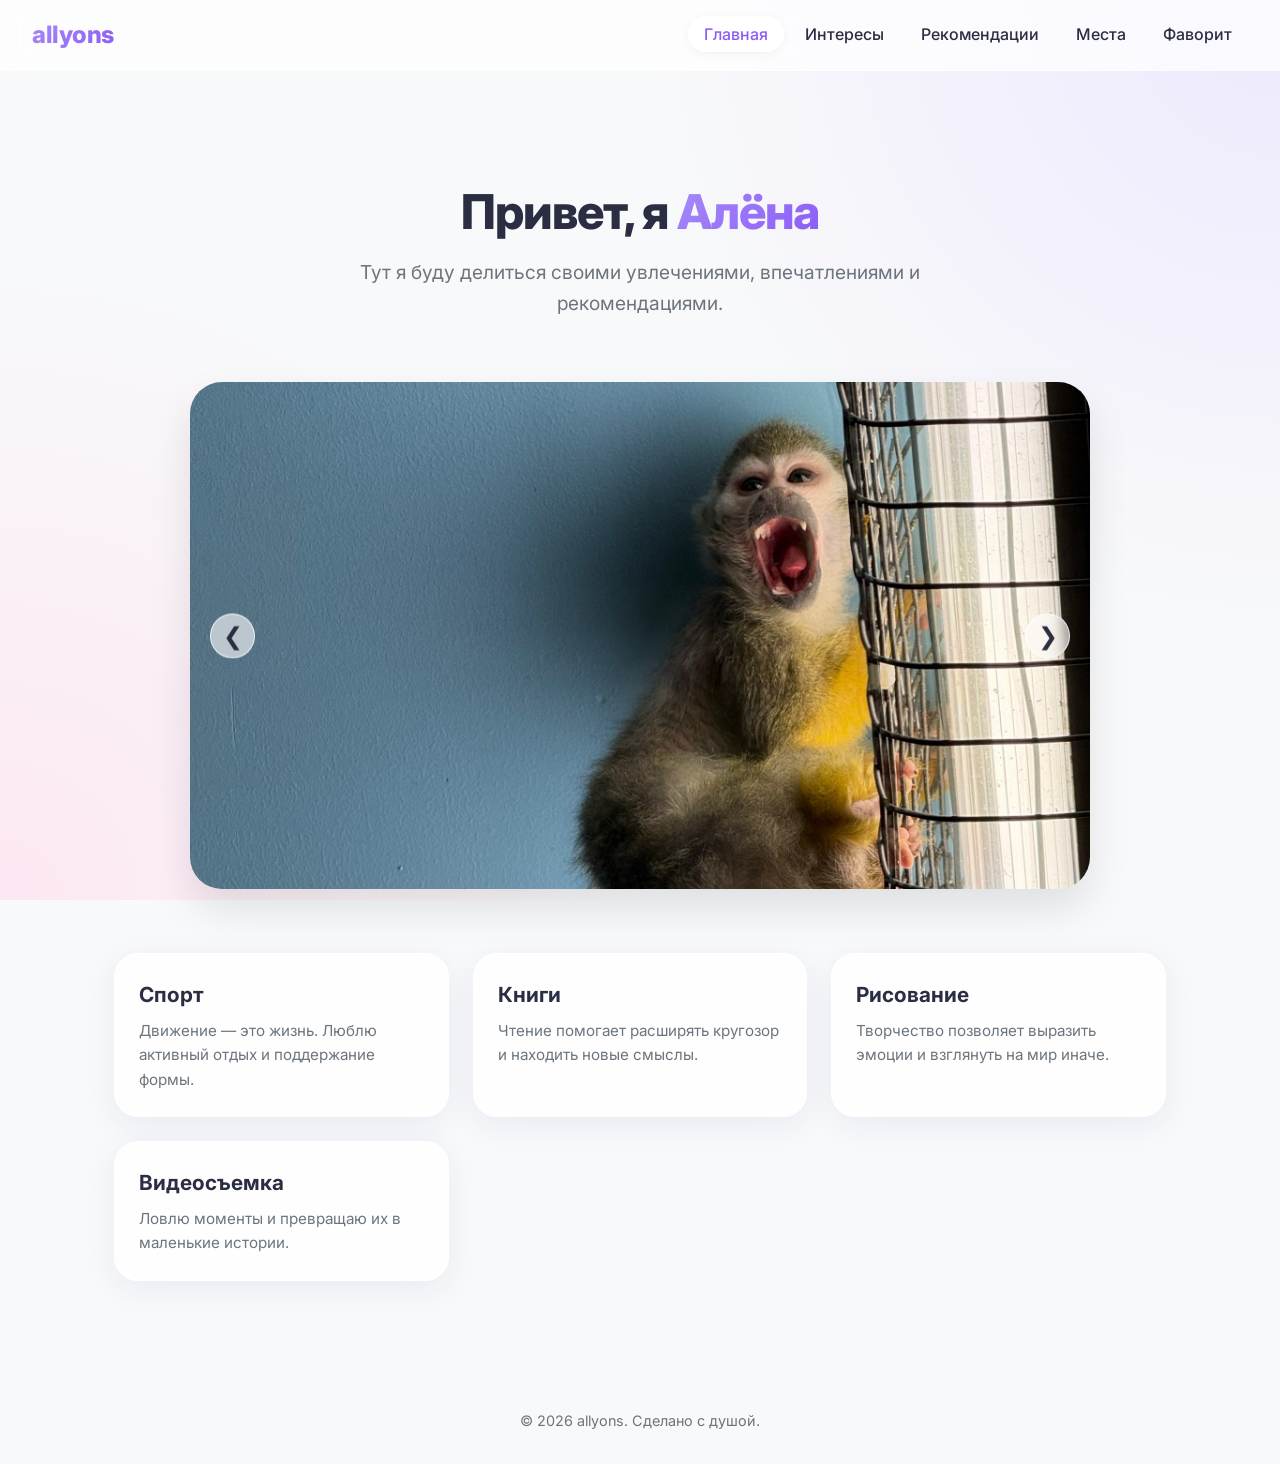
<file: index.html>
<!DOCTYPE html>
<html lang="ru">
<head>
    <meta charset="UTF-8">
    <meta name="viewport" content="width=device-width, initial-scale=1.0">
    <title>allyons | Главная</title>
    <link rel="stylesheet" href="css/style.css">
    <link href="https://fonts.googleapis.com/css2?family=Inter:wght@400;500;700;800&display=swap" rel="stylesheet">
</head>
<body>
    <header>
        <a href="index.html" class="logo">allyons</a>
        <nav>
            <ul>
                <li><a href="index.html" class="active">Главная</a></li>
                <li><a href="interests.html">Интересы</a></li>
                <li><a href="recommendations.html">Рекомендации</a></li>
                <li><a href="places.html">Места</a></li>
                <li><a href="favorite.html">Фаворит</a></li>
            </ul>
        </nav>
    </header>

    <main>
        <section class="hero">
            <h1>Привет, я <span>Алёна</span></h1>
            <p>Тут я буду делиться своими увлечениями, впечатлениями и рекомендациями.</p>
        </section>

        <!-- СЛАЙДЕР -->
        <div class="slider-wrapper">
            <div class="slides-container">
                <img src="images/slide1.jpg" alt="Слайд 1" class="slide active">
                <img src="images/slide2.jpg" alt="Слайд 2" class="slide">
                <img src="images/slide3.jpg" alt="Слайд 3" class="slide">
            </div>
            
            <button class="slider-btn prev" onclick="moveSlide(-1)">&#10094;</button>
            <button class="slider-btn next" onclick="moveSlide(1)">&#10095;</button>
        </div>

        <!-- Сетка карточек -->
        <div class="cards-grid">
            <div class="card">
                <h3>Спорт</h3>
                <p>Движение — это жизнь. Люблю активный отдых и поддержание формы.</p>
            </div>
            <div class="card">
                <h3>Книги</h3>
                <p>Чтение помогает расширять кругозор и находить новые смыслы.</p>
            </div>
            <div class="card">
                <h3>Рисование</h3>
                <p>Творчество позволяет выразить эмоции и взглянуть на мир иначе.</p>
            </div>
            <div class="card">
                <h3>Видеосъемка</h3>
                <p>Ловлю моменты и превращаю их в маленькие истории.</p>
            </div>
        </div>
    </main>

    <footer>
        <p>&copy; 2026 allyons. Сделано с душой.</p>
    </footer>

    <!-- СКРИПТ СЛАЙДЕРА -->
    <script>
        let currentIndex = 0;
        const slides = document.querySelectorAll('.slide');

        function showSlide(index) {
            // Убираем класс active у всех картинок
            slides.forEach(slide => slide.classList.remove('active'));
            
            // Если дошли до конца - начинаем сначала
            if (index >= slides.length) {
                currentIndex = 0;
            } else if (index < 0) {
                currentIndex = slides.length - 1;
            } else {
                currentIndex = index;
            }
            
            // Показываем нужную картинку
            slides[currentIndex].classList.add('active');
        }

        // Функция для стрелочек
        function moveSlide(step) {
            showSlide(currentIndex + step);
        }
    </script>
</body>
</html>
</file>
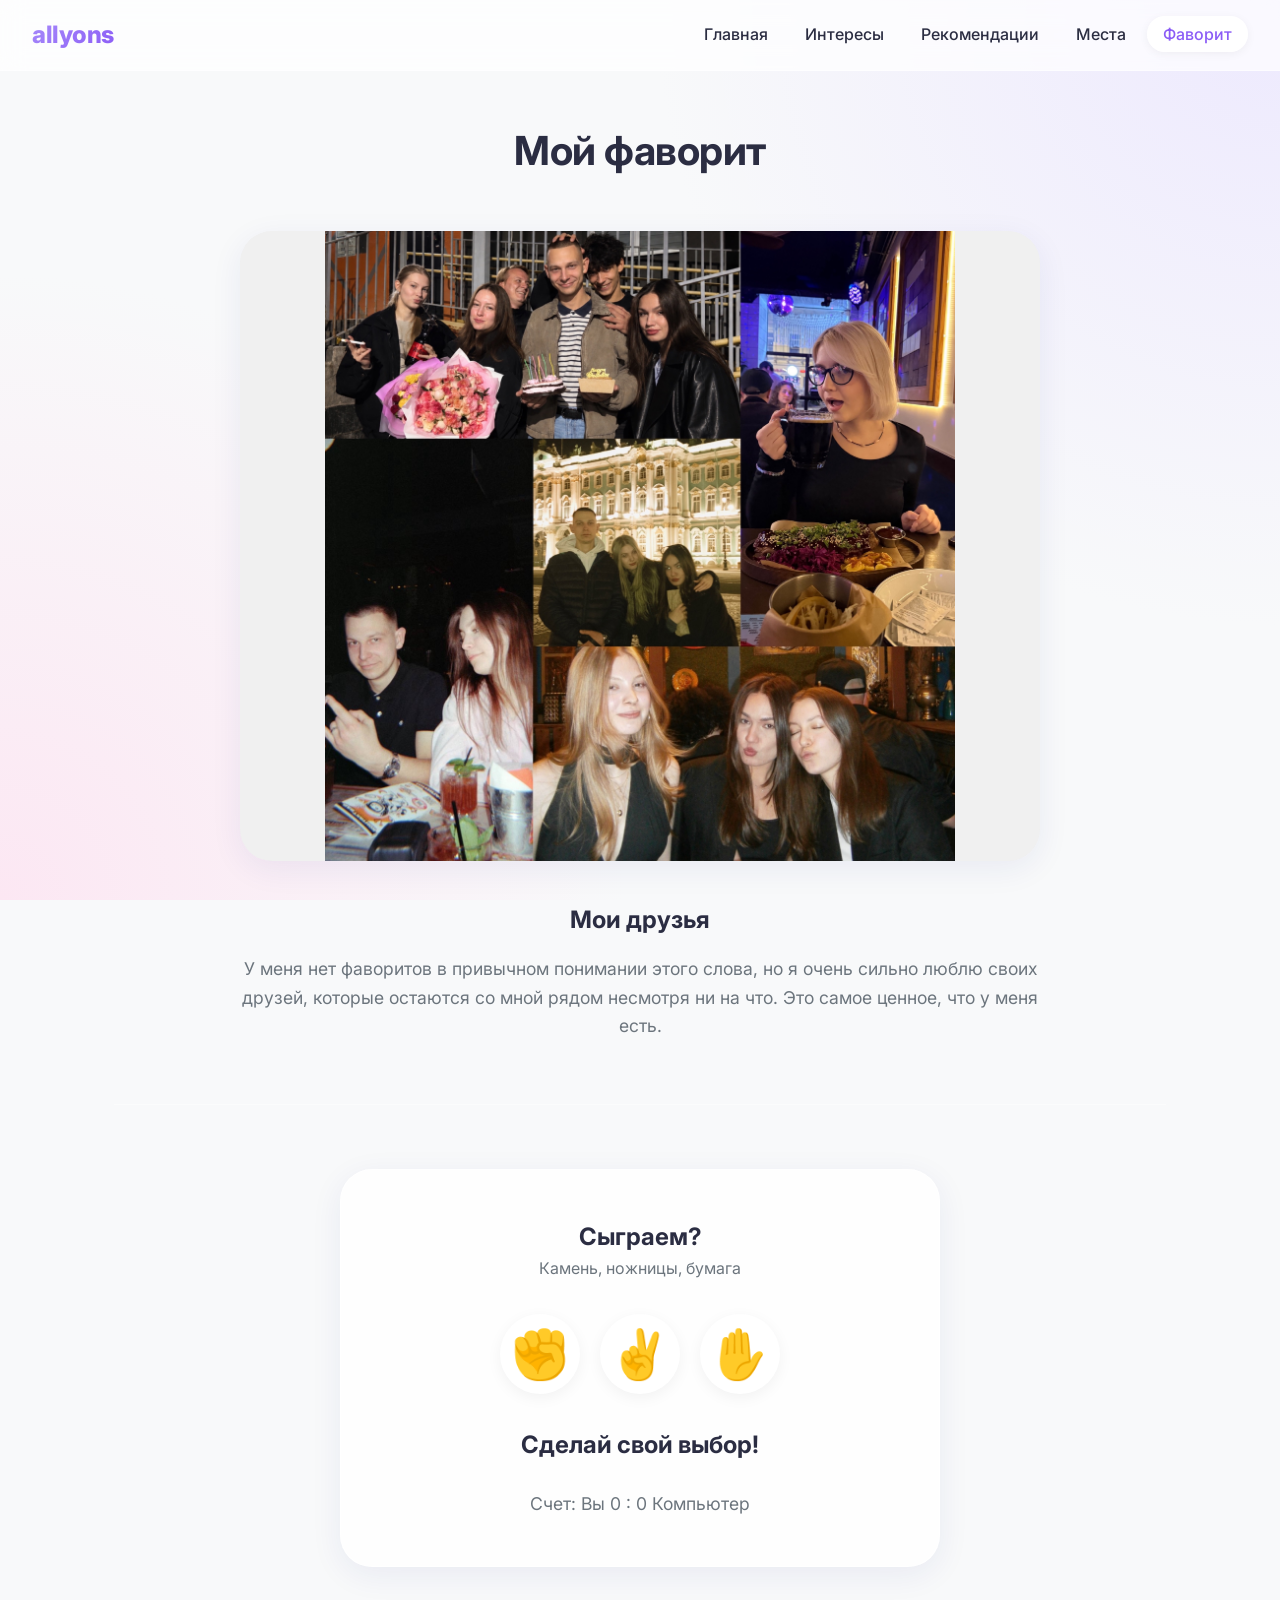
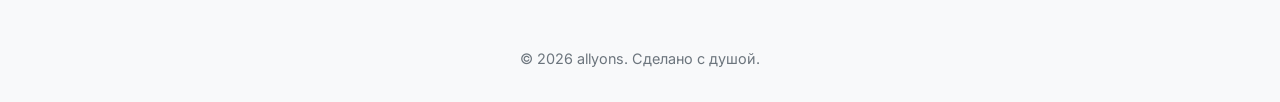
<file: favorite.html>
<!DOCTYPE html>
<html lang="ru">
<head>
    <meta charset="UTF-8">
    <meta name="viewport" content="width=device-width, initial-scale=1.0">
    <title>allyons | Фаворит</title>
    <link rel="stylesheet" href="css/style.css">
    <link href="https://fonts.googleapis.com/css2?family=Inter:wght@400;500;700;800&display=swap" rel="stylesheet">
</head>
<body>
    <header>
        <a href="index.html" class="logo">allyons</a>
        <nav>
            <ul>
                <li><a href="index.html">Главная</a></li>
                <li><a href="interests.html">Интересы</a></li>
                <li><a href="recommendations.html">Рекомендации</a></li>
                <li><a href="places.html">Места</a></li>
                <li><a href="favorite.html" class="active">Фаворит</a></li>
            </ul>
        </nav>
    </header>

    <main>
        <h1 class="page-title">Мой фаворит</h1>
        
        <section class="favorite-section">
            <img src="images/favorite.jpg" alt="Друзья" class="favorite-img-large">
            <h2>Мои друзья</h2>
            <p style="margin-top: 1rem; font-size: 1.1rem; color: var(--text-light);">
                У меня нет фаворитов в привычном понимании этого слова, но я очень сильно люблю своих друзей, которые остаются со мной рядом несмотря ни на что. Это самое ценное, что у меня есть.
            </p>
        </section>

        <hr style="border: none; border-top: 1px solid var(--glass-border); margin: 4rem 0;">

        <!-- Мини-игра -->
        <section class="game-container">
            <h2>Сыграем?</h2>
            <p style="color: var(--text-light); margin-bottom: 1rem;">Камень, ножницы, бумага</p>
            
            <div class="game-choices">
                <button class="game-btn" onclick="playGame('rock')">✊</button>
                <button class="game-btn" onclick="playGame('scissors')">✌️</button>
                <button class="game-btn" onclick="playGame('paper')">✋</button>
            </div>

            <div class="game-result" id="result">Сделай свой выбор!</div>
            <div class="game-score" id="score">Счет: Вы 0 : 0 Компьютер</div>
        </section>
    </main>

    <footer>
        <p>&copy; 2026 allyons. Сделано с душой.</p>
    </footer>

    <script src="js/game.js"></script>
</body>
</html>
</file>
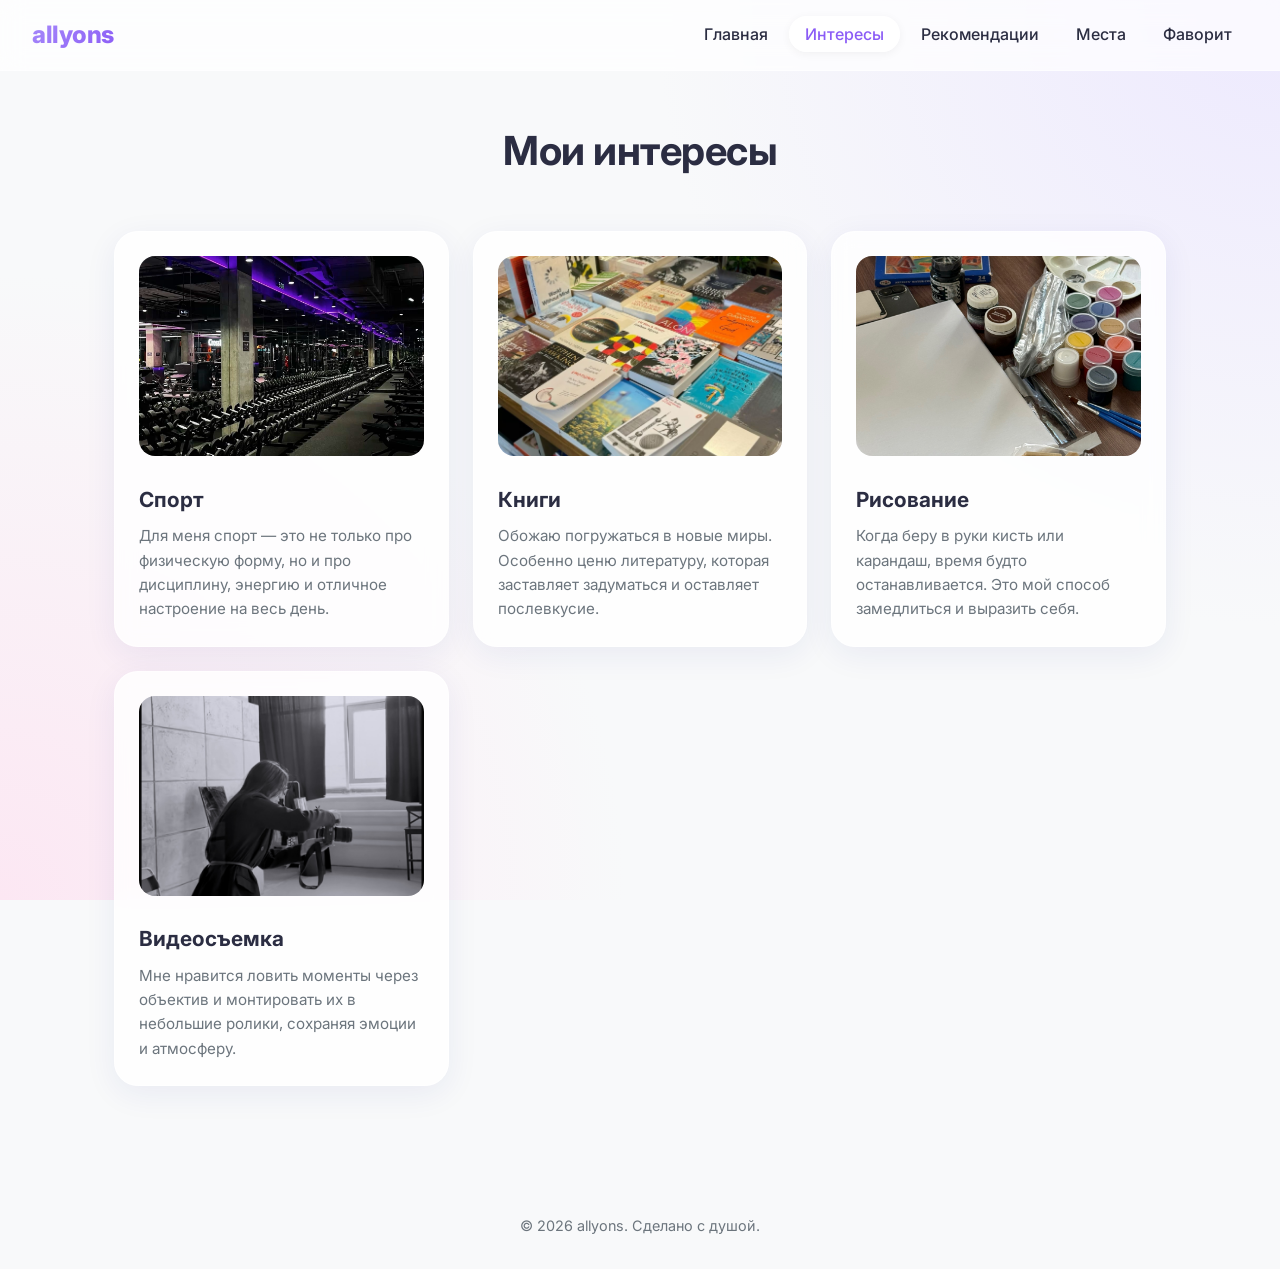
<file: interests.html>
<!DOCTYPE html>
<html lang="ru">
<head>
    <meta charset="UTF-8">
    <meta name="viewport" content="width=device-width, initial-scale=1.0">
    <title>allyons | Интересы</title>
    <link rel="stylesheet" href="css/style.css">
    <link href="https://fonts.googleapis.com/css2?family=Inter:wght@400;500;700;800&display=swap" rel="stylesheet">
</head>
<body>
    <header>
        <a href="index.html" class="logo">allyons</a>
        <nav>
            <ul>
                <li><a href="index.html">Главная</a></li>
                <li><a href="interests.html" class="active">Интересы</a></li>
                <li><a href="recommendations.html">Рекомендации</a></li>
                <li><a href="places.html">Места</a></li>
                <li><a href="favorite.html">Фаворит</a></li>
            </ul>
        </nav>
    </header>

    <main>
        <h1 class="page-title">Мои интересы</h1>
        
        <div class="cards-grid">
            <div class="card">
                <img src="images/sport.jpg" alt="Спорт" class="card-img">
                <h3>Спорт</h3>
                <p>Для меня спорт — это не только про физическую форму, но и про дисциплину, энергию и отличное настроение на весь день.</p>
            </div>
            <div class="card">
                <img src="images/books.jpg" alt="Книги" class="card-img">
                <h3>Книги</h3>
                <p>Обожаю погружаться в новые миры. Особенно ценю литературу, которая заставляет задуматься и оставляет послевкусие.</p>
            </div>
            <div class="card">
                <img src="images/drawing.jpg" alt="Рисование" class="card-img">
                <h3>Рисование</h3>
                <p>Когда беру в руки кисть или карандаш, время будто останавливается. Это мой способ замедлиться и выразить себя.</p>
            </div>
            <div class="card">
                <img src="images/video.jpg" alt="Видеосъемка" class="card-img">
                <h3>Видеосъемка</h3>
                <p>Мне нравится ловить моменты через объектив и монтировать их в небольшие ролики, сохраняя эмоции и атмосферу.</p>
            </div>
        </div>
    </main>

    <footer>
        <p>&copy; 2026 allyons. Сделано с душой.</p>
    </footer>
</body>
</html>
</file>
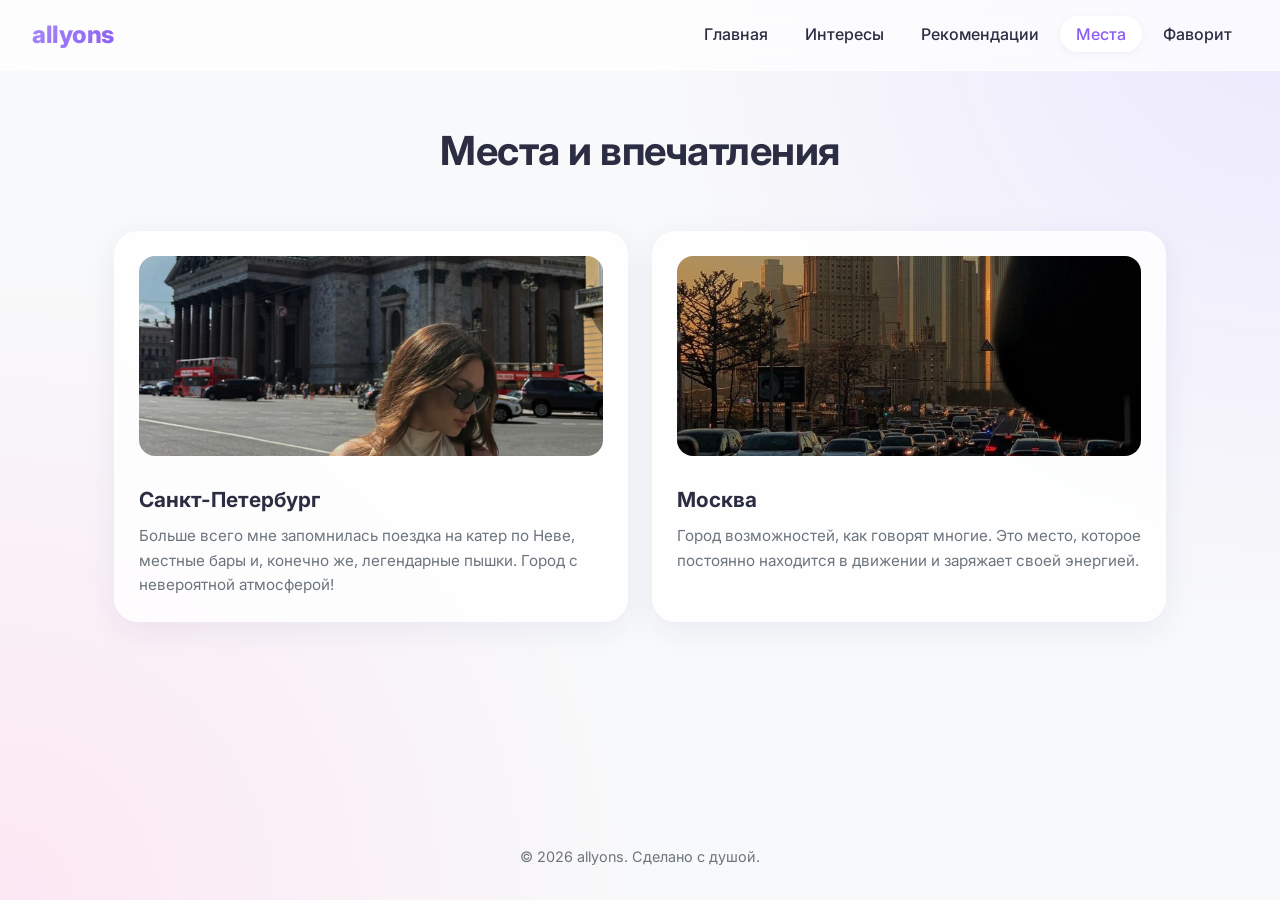
<file: places.html>
<!DOCTYPE html>
<html lang="ru">
<head>
    <meta charset="UTF-8">
    <meta name="viewport" content="width=device-width, initial-scale=1.0">
    <title>allyons | Места</title>
    <link rel="stylesheet" href="css/style.css">
    <link href="https://fonts.googleapis.com/css2?family=Inter:wght@400;500;700;800&display=swap" rel="stylesheet">
</head>
<body>
    <header>
        <a href="index.html" class="logo">allyons</a>
        <nav>
            <ul>
                <li><a href="index.html">Главная</a></li>
                <li><a href="interests.html">Интересы</a></li>
                <li><a href="recommendations.html">Рекомендации</a></li>
                <li><a href="places.html" class="active">Места</a></li>
                <li><a href="favorite.html">Фаворит</a></li>
            </ul>
        </nav>
    </header>

    <main>
        <h1 class="page-title">Места и впечатления</h1>
        
        <div class="cards-grid">
            <div class="card">
                <img src="images/spb.jpg" alt="Санкт-Петербург" class="card-img">
                <h3>Санкт-Петербург</h3>
                <p>Больше всего мне запомнилась поездка на катер по Неве, местные бары и, конечно же, легендарные пышки. Город с невероятной атмосферой!</p>
            </div>
            <div class="card">
                <img src="images/moscow.jpg" alt="Москва" class="card-img">
                <h3>Москва</h3>
                <p>Город возможностей, как говорят многие. Это место, которое постоянно находится в движении и заряжает своей энергией.</p>
            </div>
        </div>
    </main>

    <footer>
        <p>&copy; 2026 allyons. Сделано с душой.</p>
    </footer>
</body>
</html>
</file>
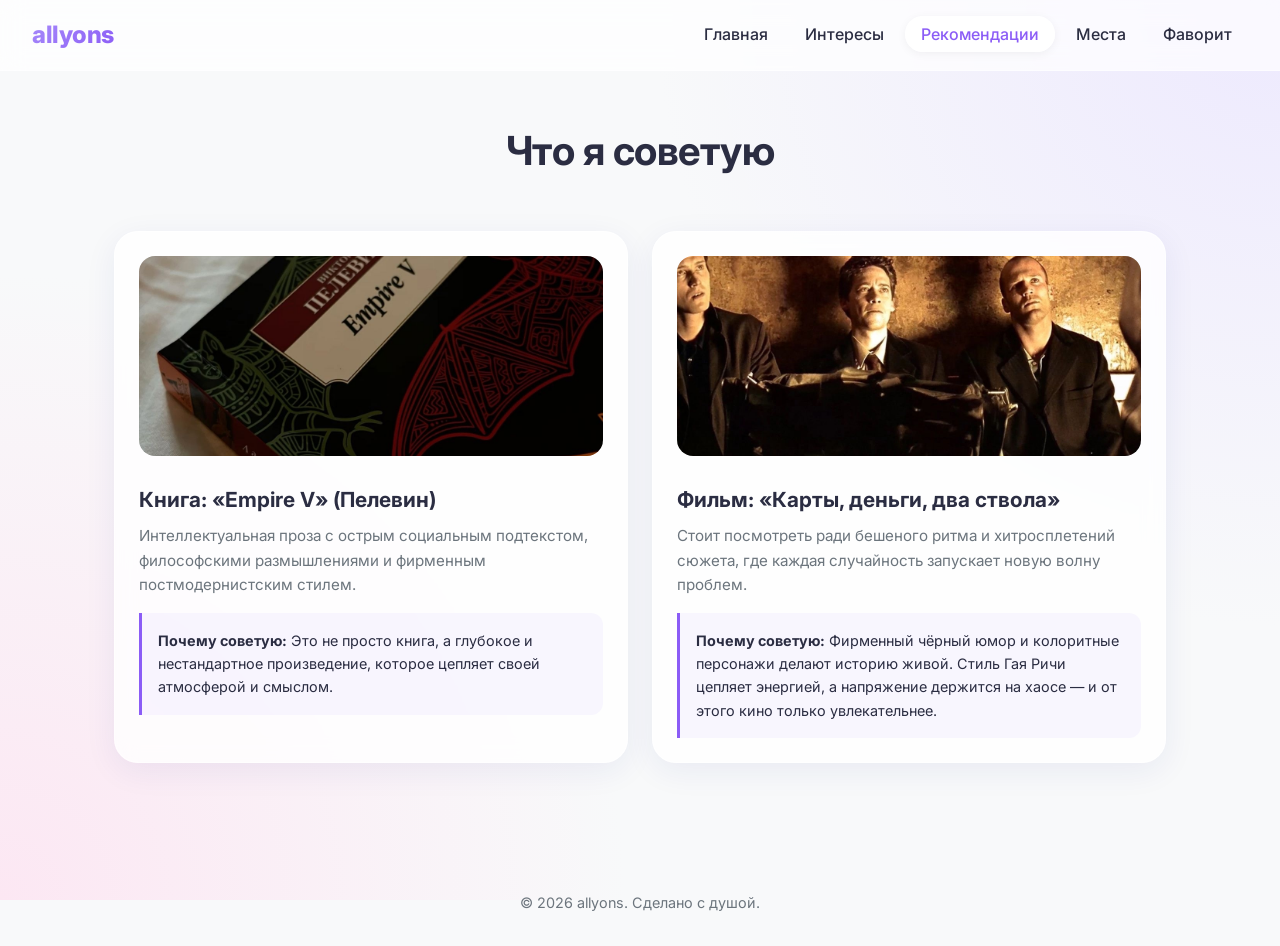
<file: recommendations.html>
<!DOCTYPE html>
<html lang="ru">
<head>
    <meta charset="UTF-8">
    <meta name="viewport" content="width=device-width, initial-scale=1.0">
    <title>allyons | Рекомендации</title>
    <link rel="stylesheet" href="css/style.css">
    <link href="https://fonts.googleapis.com/css2?family=Inter:wght@400;500;700;800&display=swap" rel="stylesheet">
</head>
<body>
    <header>
        <a href="index.html" class="logo">allyons</a>
        <nav>
            <ul>
                <li><a href="index.html">Главная</a></li>
                <li><a href="interests.html">Интересы</a></li>
                <li><a href="recommendations.html" class="active">Рекомендации</a></li>
                <li><a href="places.html">Места</a></li>
                <li><a href="favorite.html">Фаворит</a></li>
            </ul>
        </nav>
    </header>

    <main>
        <h1 class="page-title">Что я советую</h1>
        
        <div class="cards-grid">
            <div class="card">
                <img src="images/empire-v.jpg" alt="Empire V" class="card-img">
                <h3>Книга: «Empire V» (Пелевин)</h3>
                <p>Интеллектуальная проза с острым социальным подтекстом, философскими размышлениями и фирменным постмодернистским стилем.</p>
                <div class="reason-box">
                    <strong>Почему советую:</strong> Это не просто книга, а глубокое и нестандартное произведение, которое цепляет своей атмосферой и смыслом.
                </div>
            </div>
            <div class="card">
                <img src="images/snatch.jpg" alt="Карты, деньги, два ствола" class="card-img">
                <h3>Фильм: «Карты, деньги, два ствола»</h3>
                <p>Стоит посмотреть ради бешеного ритма и хитросплетений сюжета, где каждая случайность запускает новую волну проблем.</p>
                <div class="reason-box">
                    <strong>Почему советую:</strong> Фирменный чёрный юмор и колоритные персонажи делают историю живой. Стиль Гая Ричи цепляет энергией, а напряжение держится на хаосе — и от этого кино только увлекательнее.
                </div>
            </div>
        </div>
    </main>

    <footer>
        <p>&copy; 2026 allyons. Сделано с душой.</p>
    </footer>
</body>
</html>
</file>
<file: css/style.css>
/* --- СОВРЕМЕННЫЙ СБРОС И БАЗА --- */
* {
    margin: 0;
    padding: 0;
    box-sizing: border-box;
    font-family: 'Inter', -apple-system, BlinkMacSystemFont, 'Segoe UI', Roboto, sans-serif;
}

:root {
    --bg-color: #f8f9fa;
    --text-color: #2b2d42;
    --text-light: #6c757d;
    --accent: #8b5cf6; /* Мягкий фиолетовый */
    --accent-gradient: linear-gradient(135deg, #a78bfa 0%, #8b5cf6 100%);
    --card-bg: rgba(255, 255, 255, 0.8);
    --glass-border: rgba(255, 255, 255, 0.5);
    --shadow: 0 8px 32px rgba(31, 38, 135, 0.07);
}

body {
    background-color: var(--bg-color);
    background-image: radial-gradient(circle at top right, #ede9fe 0%, transparent 40%),
                      radial-gradient(circle at bottom left, #fce7f3 0%, transparent 40%);
    background-attachment: fixed;
    color: var(--text-color);
    line-height: 1.6;
    display: flex;
    flex-direction: column;
    min-height: 100vh;
}

/* --- НАВИГАЦИЯ (Glassmorphism) --- */
header {
    position: sticky;
    top: 0;
    z-index: 100;
    background: rgba(255, 255, 255, 0.7);
    backdrop-filter: blur(12px);
    -webkit-backdrop-filter: blur(12px);
    border-bottom: 1px solid var(--glass-border);
    padding: 1rem 2rem;
    display: flex;
    justify-content: space-between;
    align-items: center;
    flex-wrap: wrap;
    gap: 15px;
}

.logo {
    font-size: 1.5rem;
    font-weight: 800;
    background: var(--accent-gradient);
    -webkit-background-clip: text;
    -webkit-text-fill-color: transparent;
    text-decoration: none;
    letter-spacing: -0.5px;
}

nav ul {
    list-style: none;
    display: flex;
    gap: 5px;
    flex-wrap: wrap;
}

nav a {
    color: var(--text-color);
    text-decoration: none;
    font-weight: 500;
    padding: 8px 16px;
    border-radius: 20px;
    transition: all 0.3s ease;
}

nav a:hover, nav a.active {
    background: white;
    box-shadow: 0 2px 10px rgba(0,0,0,0.05);
    color: var(--accent);
}

/* --- ОСНОВНОЙ КОНТЕНТ --- */
main {
    flex: 1;
    max-width: 1100px;
    margin: 0 auto;
    padding: 3rem 1.5rem;
    width: 100%;
}

.hero {
    text-align: center;
    padding: 4rem 1rem;
}

.hero h1 {
    font-size: 3rem;
    font-weight: 800;
    margin-bottom: 1rem;
    letter-spacing: -1px;
    line-height: 1.2;
}

.hero h1 span {
    background: var(--accent-gradient);
    -webkit-background-clip: text;
    -webkit-text-fill-color: transparent;
}

.hero p {
    font-size: 1.2rem;
    color: var(--text-light);
    max-width: 600px;
    margin: 0 auto;
}

.page-title {
    font-size: 2.5rem;
    text-align: center;
    margin-bottom: 3rem;
    font-weight: 700;
    letter-spacing: -0.5px;
}

/* --- КАРТОЧКИ (Grid) --- */
.cards-grid {
    display: grid;
    grid-template-columns: repeat(auto-fit, minmax(280px, 1fr));
    gap: 24px;
    margin-bottom: 3rem;
}

.card {
    background: var(--card-bg);
    backdrop-filter: blur(10px);
    -webkit-backdrop-filter: blur(10px);
    border: 1px solid var(--glass-border);
    border-radius: 24px;
    padding: 1.5rem;
    box-shadow: var(--shadow);
    transition: transform 0.4s cubic-bezier(0.175, 0.885, 0.32, 1.275), box-shadow 0.4s ease;
}

.card:hover {
    transform: translateY(-8px);
    box-shadow: 0 15px 35px rgba(139, 92, 246, 0.15);
}

.card-img {
    width: 100%;
    height: 200px;
    object-fit: cover;
    border-radius: 16px;
    margin-bottom: 1.2rem;
    background-color: #e9ecef; /* Заглушка пока нет фото */
}

.card h3 {
    font-size: 1.3rem;
    margin-bottom: 0.5rem;
    font-weight: 700;
}

.card p {
    color: var(--text-light);
    font-size: 0.95rem;
}

.reason-box {
    margin-top: 1rem;
    padding: 1rem;
    background: rgba(139, 92, 246, 0.05);
    border-left: 3px solid var(--accent);
    border-radius: 0 12px 12px 0;
    font-size: 0.9rem;
}

/* --- СЛАЙДЕР (Современный) --- */
.slider-wrapper {
    position: relative;
    max-width: 900px;
    margin: 0 auto 4rem auto;
    border-radius: 32px;
    overflow: hidden;
    box-shadow: 0 20px 40px rgba(0,0,0,0.1);
    aspect-ratio: 16 / 9;
    background: #e9ecef;
}

.slide {
    position: absolute;
    top: 0;
    left: 0;
    width: 100%;
    height: 100%;
    object-fit: cover;
    opacity: 0;
    transition: opacity 0.8s ease-in-out;
}

.slide.active {
    opacity: 1;
}

.slider-controls {
    position: absolute;
    bottom: 20px;
    left: 50%;
    transform: translateX(-50%);
    display: flex;
    gap: 10px;
}

.dot {
    width: 12px;
    height: 12px;
    border-radius: 50%;
    background: rgba(255, 255, 255, 0.5);
    border: none;
    cursor: pointer;
    transition: all 0.3s ease;
}

.dot.active {
    background: white;
    transform: scale(1.3);
}

/* --- ФАВОРИТ И ДРУЗЬЯ --- */
.favorite-section {
    text-align: center;
    max-width: 800px;
    margin: 0 auto;
}

.favorite-img-large {
    width: 100%;
    max-height: 70vh; /* Фотография может занимать до 70% высоты экрана */
    object-fit: contain; /* Картинка вписывается целиком, без обрезки */
    border-radius: 32px;
    margin-bottom: 2rem;
    box-shadow: var(--shadow);
    background-color: #f0f0f0; /* Светлый фон, если по бокам останутся поля */
}

/* --- ИГРА --- */
.game-container {
    background: var(--card-bg);
    backdrop-filter: blur(10px);
    border: 1px solid var(--glass-border);
    border-radius: 32px;
    padding: 3rem;
    text-align: center;
    max-width: 600px;
    margin: 0 auto;
    box-shadow: var(--shadow);
}

.game-choices {
    display: flex;
    justify-content: center;
    gap: 20px;
    margin: 2rem 0;
}

.game-btn {
    font-size: 3rem;
    background: white;
    border: 2px solid transparent;
    border-radius: 50%;
    width: 80px;
    height: 80px;
    cursor: pointer;
    transition: all 0.3s ease;
    box-shadow: 0 4px 15px rgba(0,0,0,0.05);
    display: flex;
    align-items: center;
    justify-content: center;
}

.game-btn:hover {
    transform: scale(1.1);
    border-color: var(--accent);
}

.game-result {
    font-size: 1.5rem;
    font-weight: 700;
    margin: 1.5rem 0;
    min-height: 40px;
}

.game-score {
    color: var(--text-light);
    font-size: 1.1rem;
}

/* --- ПОДВАЛ --- */
footer {
    text-align: center;
    padding: 2rem;
    color: var(--text-light);
    font-size: 0.9rem;
}

/* --- АДАПТИВНОСТЬ --- */
@media (max-width: 768px) {
    .hero h1 { font-size: 2rem; }
    .hero p { font-size: 1rem; }
    header { flex-direction: column; padding: 1rem; }
    nav ul { justify-content: center; }
    nav a { padding: 6px 12px; font-size: 0.9rem; }
    .game-container { padding: 1.5rem; }
    .game-btn { width: 60px; height: 60px; font-size: 2rem; }
}
.slider-wrapper {
    position: relative;
    max-width: 900px;
    margin: 0 auto 4rem auto;
    border-radius: 32px;
    overflow: hidden;
    box-shadow: 0 20px 40px rgba(0,0,0,0.1);
    aspect-ratio: 16 / 9;
    background: #e9ecef;
}

.slides-container {
    width: 100%;
    height: 100%;
    position: relative;
}

.slide {
    position: absolute;
    top: 0;
    left: 0;
    width: 100%;
    height: 100%;
    object-fit: cover;
    opacity: 0; /* Все картинки прозрачные */
    transition: opacity 0.8s ease-in-out;
    z-index: 1;
}

.slide.active {
    opacity: 1; /* Активная картинка видимая */
    z-index: 2;
}

.slider-btn {
    position: absolute;
    top: 50%;
    transform: translateY(-50%);
    background: rgba(255, 255, 255, 0.6);
    backdrop-filter: blur(5px);
    border: 1px solid rgba(255,255,255,0.8);
    color: #2b2d42;
    font-size: 1.5rem;
    width: 45px;
    height: 45px;
    border-radius: 50%;
    cursor: pointer;
    z-index: 10; /* Кнопки поверх картинок */
    transition: all 0.3s ease;
    display: flex;
    align-items: center;
    justify-content: center;
}

.slider-btn:hover {
    background: white;
    transform: translateY(-50%) scale(1.1);
}

.slider-btn.prev { left: 20px; }
.slider-btn.next { right: 20px; }
</file>
